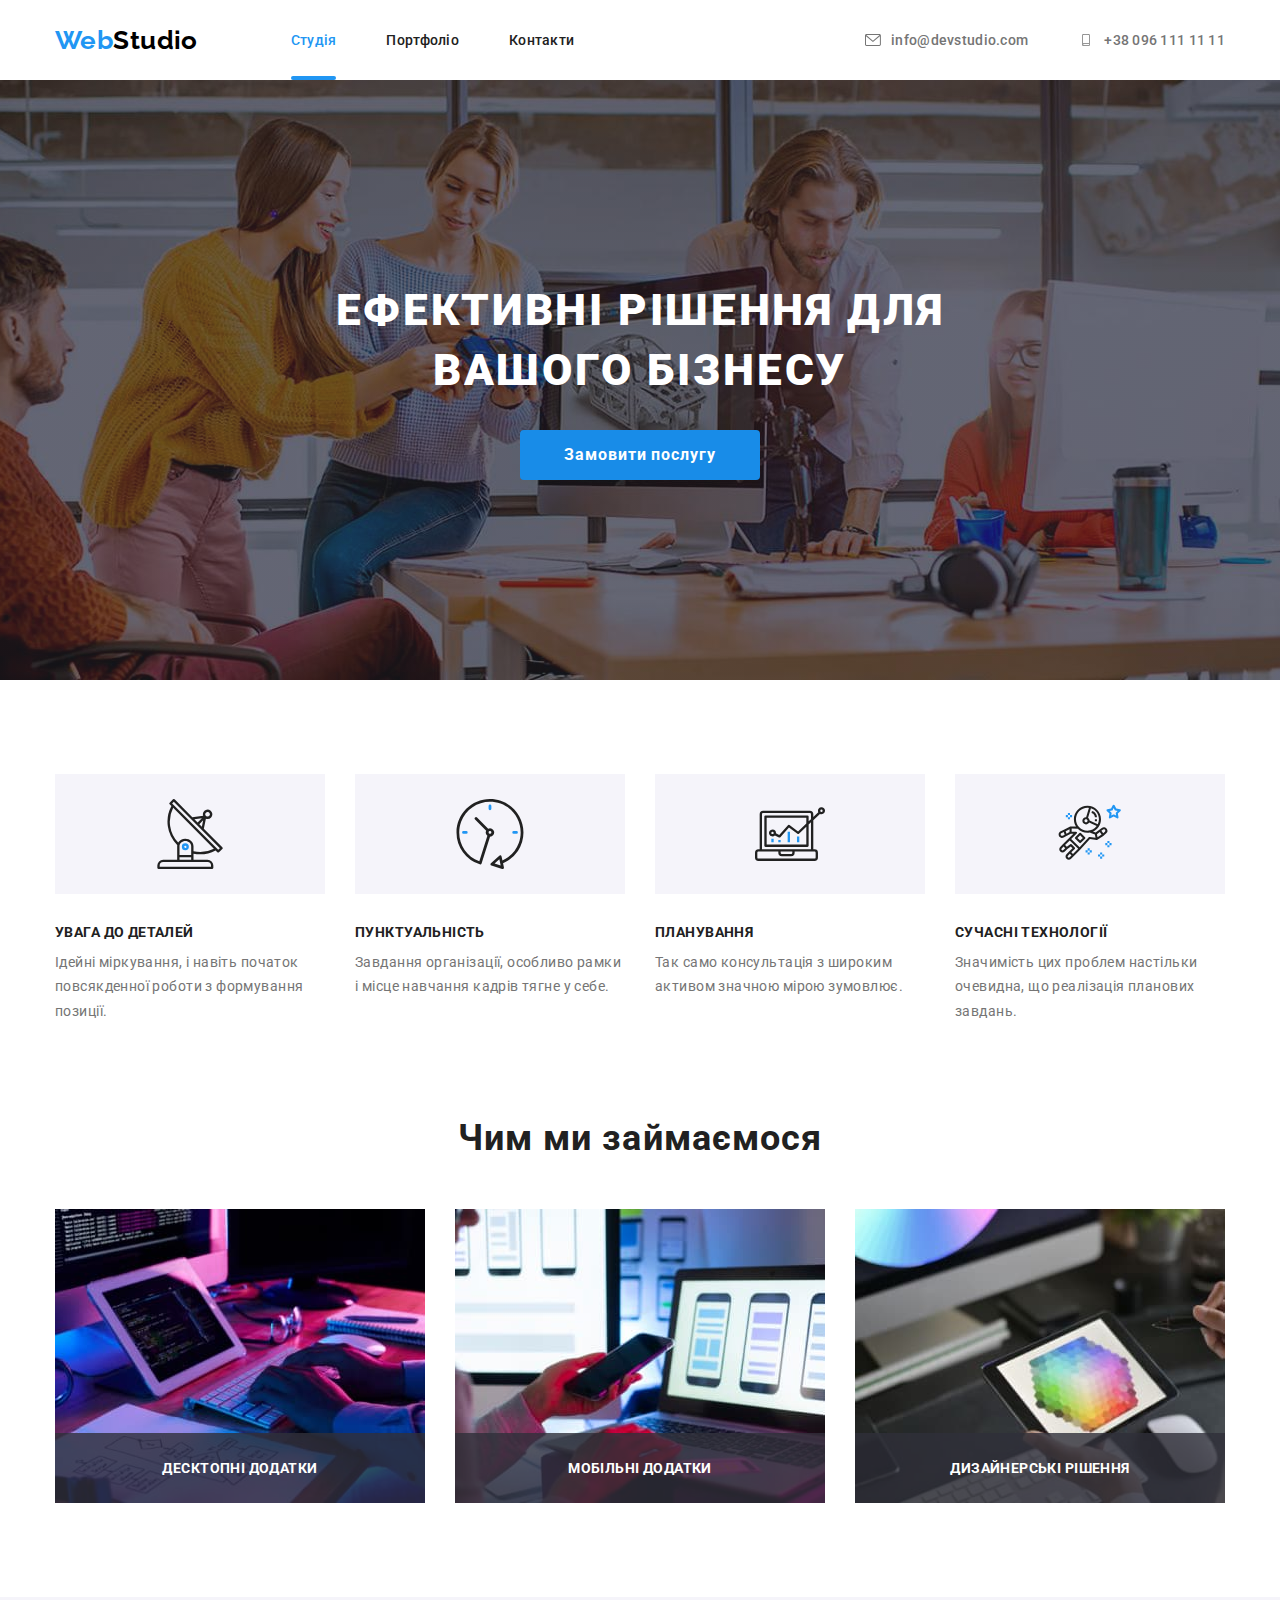
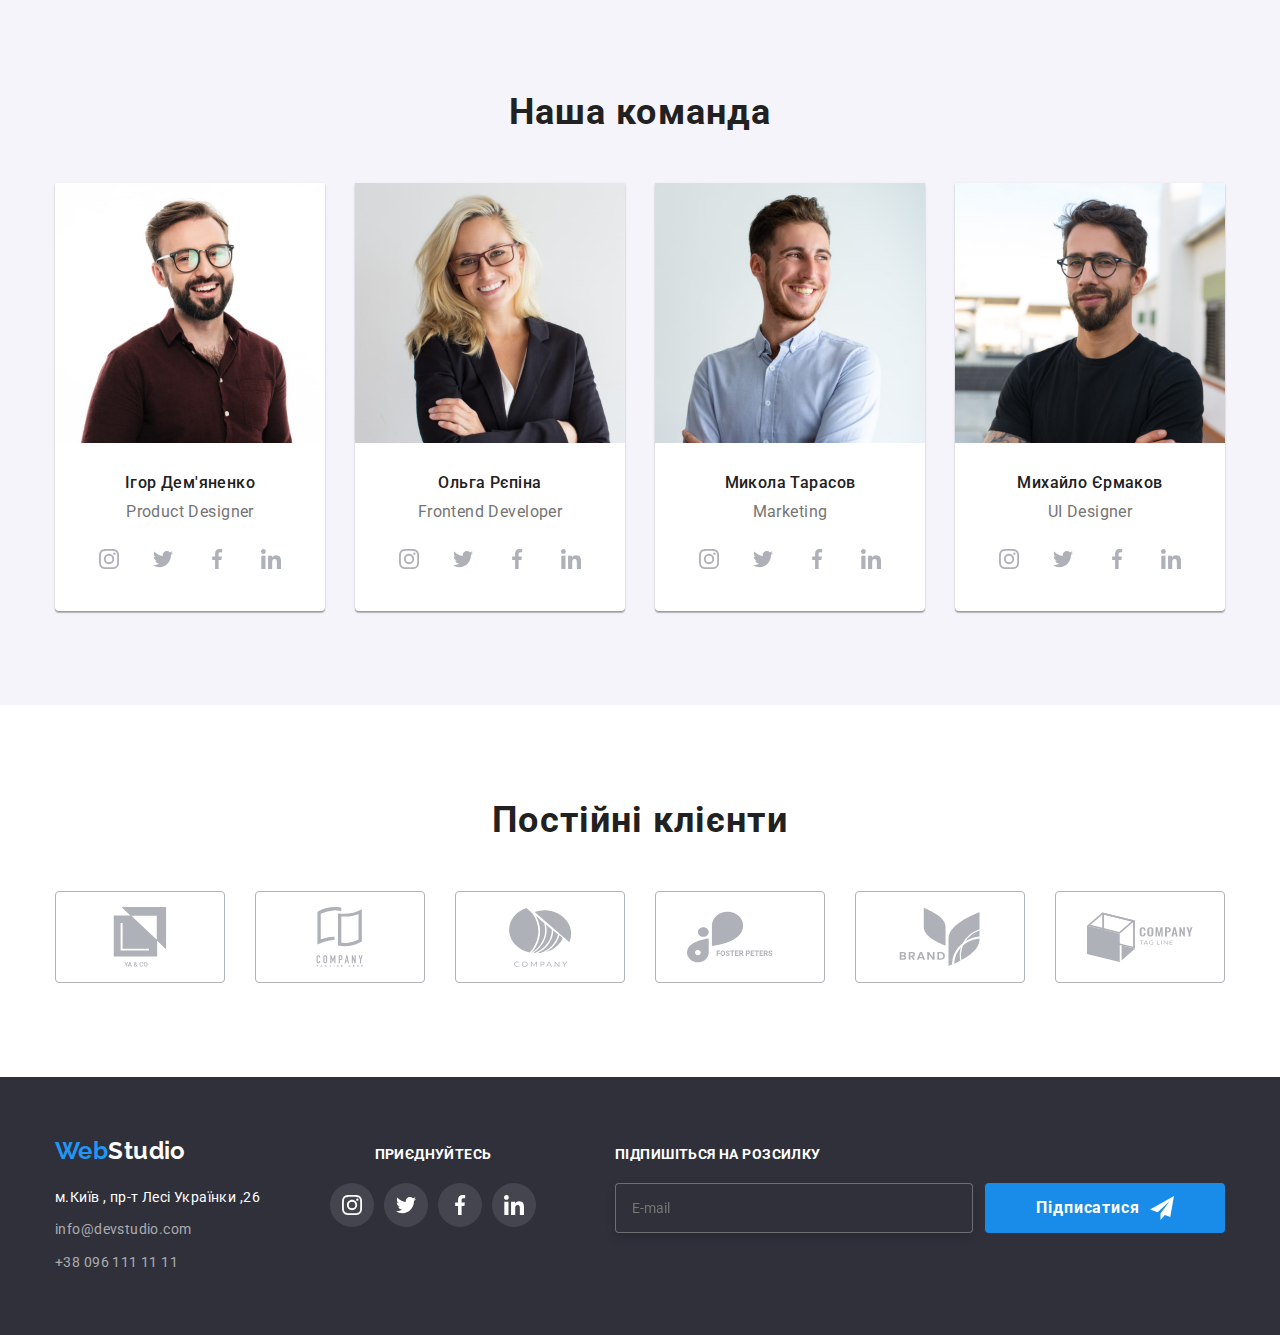
<file: index.html>
<!DOCTYPE html>
<html lang="uk">
  <head>
    <meta charset="UTF-8" />
    <meta http-equiv="X-UA-Compatible" content="IE=edge" />
    <meta name="viewport" content="width=device-width, initial-scale=1.0" />
    <title>WebStudio</title>
    <link rel="preconnect" href="https://fonts.googleapis.com" />
    <link rel="preconnect" href="https://fonts.gstatic.com" crossorigin />
    <link
      href="https://fonts.googleapis.com/css2?family=Raleway:wght@700&family=Roboto:wght@400;500;700;900&display=swap"
      rel="stylesheet"
    />
    <link
      rel="stylesheet"
      href="https://cdnjs.cloudflare.com/ajax/libs/modern-normalize/1.1.0/modern-normalize.min.css"
    />
    <!-- <link rel="stylesheet" href="./css/styles.css" /> -->
    <link rel="stylesheet" href="./css/main.min.css">
  </head>
  <body class="body">
    <!--Шапка-->
    <header>
      <div class="container top-line">
        <nav class="nav">
          <a href="./index.html" class="logo">
            <span class="logo__piece">Web</span>Studio</a
          >
          <ul class="site-nav ">
            <li class="site-nav__item">
              <a href="./index.html" class="site-nav__link current">Студія</a>
            </li>
            <li class="site-nav__item">
              <a href="./portfolio.html" class="site-nav__link">Портфоліо</a>
            </li>
            <li class="site-nav__item"><a href="" class="site-nav__link">Контакти</a></li>
          </ul>
        </nav>

        <ul class="contacts ">
          <li class="contacts__item">
            <a href="mailto:info@devstudio.com" class="contacts__link "
              ><svg class="contacts__icon">
                <use href="./image/symbol-defs.svg#icon-envelope"></use>
              </svg>
              info@devstudio.com</a
            >
          </li>
          <li class="contacts__item">
            <a href="tel:+380961111111" class="contacts__link">
              <svg class="contacts__icon">
                <use href="./image/symbol-defs.svg#icon-smartphone"></use>
              </svg>
              +38 096 111 11 11</a>
          </li>
        </ul>
        <button type="button" class="header__menu-open" data-menu-open> <svg class="header__icon-menu"><use href="./image/symbol-defs.svg#icon-menu_40px"></use></svg> </button>
      </div>

      
        <div class="mob-menu is-hidden" data-menu>
          
          <div class="mob-container">
          <div class="mob-menu__top">
            <button type="button" class="menu-close" data-menu-close> <svg class="menu-close-icon">
                <use href="./image/symbol-defs.svg#icon-close_40px"></use>
              </svg> </button>
    
              <ul class="mob-nav ">
                <li class="mob-nav__item">
                  <a href="./index.html" class="mob-nav__link current">Студія</a>
                </li>
                <li class="mob-nav__item">
                  <a href="./portfolio.html" class="mob-nav__link">Портфоліо</a>
                </li>
                <li class="mob-nav__item"><a href="" class="mob-nav__link">Контакти</a></li>
              </ul>
          </div>
  
            <div class="mob-menu-bottom">
                <ul class="mob-contacts ">
                
                  <li class="mob-tell__item">
                    <a href="tel:+380961111111" class="mob-tell__link">
                    
                      +38 096 111 11 11</a>
                  </li>
                  <li class="mob-mail__item">
                  <a href="mailto:info@devstudio.com" class="mob-mail__link "> 
                    info@devstudio.com </a>
                </li>
                </ul>
  
  
                <ul class="mob__link-group">
                  <li class="mob__link-list"><a href="https://www.instagram.com" class="mob__link">Instagram</a></li>
                  <li class="mob__link-list"><a href="https://twitter.com" class=" mob__link">Twitter</a></li>
                  <li class="mob__link-list"><a href="https://www.facebook.com" class=" mob__link">Facebook</a></li>
                  <li class="mob__link-list"><a href="https://linkedin.com" class=" mob__link">Linkedin</a></li>
                </ul>
    
                
              
            </div>
  </div>
        </div>
      

    </header>
    <main>
      <!--Заголовок-->
      <section class="hero bg-hero">
        <div class="hero__container container">
            <h1 class="hero__title">Ефективні рішення для вашого бізнесу</h1>
            <button type="button" class="hero__button button" data-modal-open>Замовити послугу</button>
        </div>
      </section>
      <!--Наші переваги-->
      <section class="section">
        <div class=" container feature">
          <h2 hidden>Наші плюси</h2>
          <ul class="feature__list ">
            <li class="feature__item">
              <div class="feature__item-icon">
                
                  <svg  width="70px" height="70px">
                  <use href="./image/symbol-defs.svg#icon-antenna-1"></use>
                </svg>
                
              </div>
              <h3 class="feature__title">УВАГА ДО ДЕТАЛЕЙ</h3>
              <p class="feature__text">
                Ідейні міркування, і навіть початок повсякденної роботи з
                формування позиції.
              </p>
            </li>
            <li class="feature__item">
              <div class="feature__item-icon">
                <svg width="70px" height="70px">
                <use href="./image/symbol-defs.svg#icon-clock-1"></use>
              </svg>
              </div>
              <h3 class="feature__title">ПУНКТУАЛЬНІСТЬ</h3>
              <p class="feature__text">
                Завдання організації, особливо рамки і місце навчання кадрів
                тягне у себе.
              </p>
            </li>
            <li class="feature__item">
              <div class="feature__item-icon">
                <svg width="70px" height="70px">
                <use href="./image/symbol-defs.svg#icon-diagram-1"></use>
              </svg>
              </div>
              <h3 class="feature__title">ПЛАНУВАННЯ</h3>
              <p class="feature__text">
                Так само консультація з широким активом значною мірою зумовлює.
              </p>
            </li>
            <li class="feature__item">
              <div class="feature__item-icon">
                <svg width="70px" height="70px">
                <use href="./image/symbol-defs.svg#icon-astronaut-1"></use>
              </svg>
              </div>
              <h3 class="feature__title">СУЧАСНІ ТЕХНОЛОГІЇ</h3>
              <p class="feature__text">
                Значимість цих проблем настільки очевидна, що реалізація
                планових завдань.
              </p>
            </li>
          </ul>
        </div>
      </section>
      <!--Чим ми займаємося-->
      <section class="section job">
        <div class="container">
          <h2 class="job__title section-title">Чим ми займаємося</h2>
          <ul class="job__works ">
            <li>
              <div class="job__product">
                <picture>
                  <source srcset="./image/img2.jpg 1x, ./image/img2-2x.jpg 2x"  media="(min-width: 1200px)"/>
                <img src="./image/img2.jpg" alt="design" width="370" />
                </picture>
                
                
                
              <p class="job__text">Десктопні додатки</p></div>
            </li>
            <li>
              <div class="job__product">
                <picture>
                  <source srcset="./image/img1.jpg 1x, ./image/img1-2x.jpg 2x" media="(min-width: 1200px)" />
                <img src="./image/img1.jpg" alt="design" width="370" />
                </picture>
                
                
              <p class="job__text">Мобільні додатки</p></div>
            </li>
            <li>
              <div class="job__product">
                <picture>
                  <source srcset="./image/img3.jpg 1x, ./image/img3-2x.jpg 2x" media="(min-width: 1200px)" />
                <img src="./image/img3.jpg" alt="design" width="370" />
                </picture>
                
                
              <p class="job__text">Дизайнерські рішення</p>
              </div>
            </li>
          </ul>
        </div>
      </section>
      <!--Команда-->
      <section class="section comand">
        <div class="container">
          <h2 class="section-title">Наша команда</h2>
          <ul class="comand__list ">
            <li class="comand__item">

            <picture>
              <source srcset="./image/img(5).jpg 1x, ./image/img(5)-2x.jpg 2x" media="(min-width: 1200px)"/>
              <source srcset="./image/comand/tab-img(5).jpg 1x, ./image/comand/tab-img(5)-2x.jpg 2x" media="(min-width: 768px)"/>
              <source srcset="./image/comand/mobile-comand5.jpg 1x, ./image/comand/mobile-comand5-2x.jpg 2x" media="(min-width:480px)"/>
              <img  src="./image/img(5).jpg" alt="employee" width="450"/>


            </picture>

              
              <div class="comand__card">
                <h3 class="comand__name">Ігор Дем'яненко</h3>
                <p class="comand__text">Product Designer</p>
                <ul class="comand__icon-group ">
                  <li class="comand__icon-list"><a href="https://www.instagram.com" class="comand__link"><svg class="comand__icon">
                        <use href="./image/symbol-defs.svg#icon-instagram-2"></use>
                      </svg></a></li>
                  <li class="comand__icon-list"><a href="https://twitter.com" class=" comand__link">
                      <svg class="comand__icon">
                        <use href="./image/symbol-defs.svg#icon-twitter-1"></use>
                      </svg></a></li>
                  <li class="comand__icon-list"><a href="https://www.facebook.com" class=" comand__link">
                      <svg class="comand__icon">
                        <use href="./image/symbol-defs.svg#icon-facebook-1"></use>
                      </svg></a></li>
                  <li class="comand__icon-list"><a href="https://linkedin.com" class=" comand__link">
                      <svg class="comand__icon">
                        <use href="./image/symbol-defs.svg#icon-linkedin-1"></use>
                      </svg></a></li>
                </ul>
              </div>
            </li>
            <li class="comand__item">

            <picture>
              <source srcset="./image/img(1).jpg 1x, ./image/img(1)-2x.jpg 2x" media="(min-width: 1200px)"/>
              <source srcset="./image/comand/tab-img(1).jpg 1x, ./image/comand/tab-img(1)-2x.jpg 2x" media="(min-width: 768px)"/>
              <source srcset="./image/comand/mobile-comand1.jpg 1x, ./image/comand/mobile-comand1-2x.jpg 2x " media="(min-width:480px)"/>
              <img  src="./image/img(1).jpg" alt="employee" width="450" />


            </picture>

              <div class="comand__card">
                <h3 class="comand__name">Ольга Рєпіна</h3>
                <p class="comand__text">Frontend Developer</p>
                  <ul class="comand__icon-group ">
                    <li class="comand__icon-list"><a href="https://www.instagram.com" class="comand__link"><svg class="comand__icon">
                          <use href="./image/symbol-defs.svg#icon-instagram-2"></use>
                        </svg></a></li>
                    <li class="comand__icon-list"><a href="https://twitter.com" class=" comand__link">
                        <svg class="comand__icon">
                          <use href="./image/symbol-defs.svg#icon-twitter-1"></use>
                        </svg></a></li>
                    <li class="comand__icon-list"><a href="https://www.facebook.com" class=" comand__link">
                        <svg class="comand__icon">
                          <use href="./image/symbol-defs.svg#icon-facebook-1"></use>
                        </svg></a></li>
                    <li class="comand__icon-list"><a href="https://linkedin.com" class=" comand__link">
                        <svg class="comand__icon">
                          <use href="./image/symbol-defs.svg#icon-linkedin-1"></use>
                        </svg></a></li>
                  </ul>
                
              </div>
            </li>
            <li class="comand__item">
            <picture>
              <source srcset="./image/img(4).jpg 1x, ./image/img(4)-2x.jpg 2x" media="(min-width: 1200px)" />
              <source srcset="./image/comand/tab-img(4).jpg 1x, ./image/comand/tab-img(4)-2x.jpg 2x" media="(min-width: 768px)" />
              <source srcset="./image/comand/mobile-comand4.jpg 1x, ./image/comand/mobile-comand4-2x.jpg 2x" media="(min-width:480px)" />
              <img src="./image/img(4).jpg" alt="employee" width="450" />
            
            
            </picture>


              <div class="comand__card">
                <h3 class="comand__name">Микола Тарасов</h3>
                <p class="comand__text">Marketing</p>
                <ul class="comand__icon-group ">
                  <li class="comand__icon-list"><a href="https://www.instagram.com" class="comand__link"><svg class="comand__icon">
                        <use href="./image/symbol-defs.svg#icon-instagram-2"></use>
                      </svg></a></li>
                  <li class="comand__icon-list"><a href="https://twitter.com" class=" comand__link">
                      <svg class="comand__icon">
                        <use href="./image/symbol-defs.svg#icon-twitter-1"></use>
                      </svg></a></li>
                  <li class="comand__icon-list"><a href="https://www.facebook.com" class=" comand__link">
                      <svg class="comand__icon">
                        <use href="./image/symbol-defs.svg#icon-facebook-1"></use>
                      </svg></a></li>
                  <li class="comand__icon-list"><a href="https://linkedin.com" class=" comand__link">
                      <svg class="comand__icon">
                        <use href="./image/symbol-defs.svg#icon-linkedin-1"></use>
                      </svg></a></li>
                </ul>
              </div>
            </li>
            <li class="comand__item">
            <picture>
              <source srcset="./image/img.jpg 1x, ./image/img-2x.jpg 2x" media="(min-width: 1200px)" />
              <source srcset="./image/comand/tab-img.jpg 1x, ./image/comand/tab-img-2x.jpg 2x" media="(min-width: 768px)" />
              <source srcset="./image/comand/mobile-comand.jpg 1x, ./image/comand/mobile-comand-2x.jpg 2x" media="(min-width:480px)" />
              <img src="./image/img.jpg" alt="employee" width="450" />
            
            
            </picture>

              <div class="comand__card">
                <h3 class="comand__name">Михайло Єрмаков</h3>
                <p class="comand__text">UI Designer</p>
                <ul class="comand__icon-group ">
                  <li class="comand__icon-list"><a href="https://www.instagram.com" class="comand__link"><svg class="comand__icon">
                        <use href="./image/symbol-defs.svg#icon-instagram-2"></use>
                      </svg></a></li>
                  <li class="comand__icon-list"><a href="https://twitter.com" class=" comand__link">
                      <svg class="comand__icon">
                        <use href="./image/symbol-defs.svg#icon-twitter-1"></use>
                      </svg></a></li>
                  <li class="comand__icon-list"><a href="https://www.facebook.com" class=" comand__link">
                      <svg class="comand__icon">
                        <use href="./image/symbol-defs.svg#icon-facebook-1"></use>
                      </svg></a></li>
                  <li class="comand__icon-list"><a href="https://linkedin.com" class=" comand__link">
                      <svg class="comand__icon">
                        <use href="./image/symbol-defs.svg#icon-linkedin-1"></use>
                      </svg></a></li>
                </ul>
              </div>
            </li>
          </ul>
        </div>
      </section>
   
    <section class="section client">
        <div class="container">
          <h2 class="section-title" >Постійні клієнти</h2>
          <ul class="client__list ">
            <li> <a class="client__link"> <svg class="client__icon" width="106" height="60" > <use href="./image/symbol-defs.svg#icon-group-4">  </use> </svg> </a></li>
            <li> <a class="client__link"> <svg class="client__icon" width="106" height="60" > <use href="./image/symbol-defs.svg#icon-group-3">  </use> </svg> </a></li>
            <li> <a class="client__link"> <svg class="client__icon" width="106" height="60" > <use href="./image/symbol-defs.svg#icon-group-2">  </use> </svg> </a></li>
            <li> <a class="client__link"> <svg class="client__icon" width="106" height="60" > <use href="./image/symbol-defs.svg#icon-group-5">  </use> </svg> </a></li>
            <li> <a class="client__link"> <svg class="client__icon" width="106" height="60" > <use href="./image/symbol-defs.svg#icon-group-1">  </use> </svg> </a></li>
            <li> <a class="client__link"> <svg class="client__icon" width="106" height="60" > <use href="./image/symbol-defs.svg#icon-group-6">  </use></svg> </a></li>
          </ul>
        </div>
      </section>
</main> 
   
<!--Футер-->
    <footer class="footer">
      <div class="container">
        <div class="footer__box">
          <div class="footer__box-address">
            <div>
              <a href="./index.html" class="footer__logo">
                <span class="logo__piece">Web</span>Studio</a>
            </div>
            <address>
              <ul class="footer-list">
                <li class="footer__item">
                  <a href="https://goo.gl/maps/THnfHU8SYMGnc4647" class="footer__addres"
                    >м.Київ , пр-т Лесі Українки ,26</a
                  >
                </li>
                <li class="footer__item">
                  <a href="mailto:info@devstudio.com" class="footer__contacts"
                    >info@devstudio.com</a
                  >
                </li>
                <li class="footer__item">
                  <a href="tel:+380961111111" class="footer__contacts"
                    >+38 096 111 11 11</a
                  >
                </li>
              </ul>
            </address>
          </div>
          <div class="footer__group">
            
              <p class="footer__text">ПРИЄДНУЙТЕСЬ</p>
            
              <div class="footer__icon">
                <ul class="footer__network-list ">
                  <li> <a href="https://www.instagram.com" class="footer__link">
                      <svg class="footer__network">
                        <use href="./image/symbol-defs.svg#icon-instagram-2"></use>
                      </svg></a></li>
                  <li><a href="https://twitter.com" class=" footer__link">
                      <svg class="footer__network">
                        <use href="./image/symbol-defs.svg#icon-twitter-1"></use>
                      </svg></a></li>
                  <li><a href="https://www.facebook.com" class=" footer__link">
                      <svg class="footer__network">
                        <use href="./image/symbol-defs.svg#icon-facebook-1"></use>
                      </svg></a></li>
                  <li><a href="https://linkedin.com" class=" footer__link">
                      <svg class="footer__network">
                        <use href="./image/symbol-defs.svg#icon-linkedin-1"></use>
                      </svg></a></li>
                </ul>
              </div>
              
            
          </div>
          <form class="footer__form">
              <label for="email" class="footer__label-mail">Підпишіться на розсилку</label>
                
              <div class="footer__form-field">
                <input type="email" name="email" id="email" placeholder="E-mail" class="footer__input-mail">
                
                
              
            <button type="submit" class="button footer__button">Підписатися <svg  width="24" height="24" >
              <use href="./image/symbol-defs.svg#icon-icon-send"> </use>
            </svg> </button> </div>
          </form>
        </div>
      </div>
      
      
    </footer>

    
    <div class="backdrop is-hidden" data-modal>
      <div class="modal" >
        <form class="modal__form" autocomplete="off">
          <h2 class="modal__title">Залиште свої дані, ми вам передзвонимо</h2>
          
            <div>
              <div class="modal__form-field">
                <input type="text" name="name" id="name" class="modal__input">
                <label for="name" class="modal__label">Ім'я</label>
                <svg class="modal__form-icon" width="18" height="18">
                  <use href="./image/symbol-defs.svg#icon-person-black-18dp-1"> </use>
                </svg>


              </div>
    
              <div class="modal__form-field">
                <label for="tel" class="modal__label">Телефон</label>
                <input type="tel" name="tel" id="tel"  class="modal__input">
                <svg class="modal__form-icon" width="18" height="18">
                  <use href="./image/symbol-defs.svg#icon-phone-black-18dp-1"> </use>
                </svg>

                
              </div>  
              <div class="modal__form-field">
                <label for="mail" class="modal__label">Пошта</label>
                <input type="email" name="email" id="mail"  class="modal__input">
                <svg class="modal__form-icon" width="18" height="18">
                  <use href="./image/symbol-defs.svg#icon-email-black-18dp-1"> </use>
                </svg>
              
              </div>
    
              <div class="modal__form-field">
                <label for="coment" class="modal__label">Коментар</label>
                <textarea name="coment" id="coment" placeholder="Введіть текст" class="modal__textarea"></textarea>
                
              
              </div>
            </div>
            
          
           <label  class="modal__label-checkbox"> <input type="checkbox" name="checkbox" class="modal__input-checkbox" >
            <span class="modal__checkbox-icon"> </span>
              Погоджуюся з розсилкою та приймаю <a href="#" class="modal__checkbox-link">Умови договору</a>
            
            </label>

          
          
          <button type="submit" class="button modal__form-button">Відправити</button> 
        </form>
        
        
        <button type="button" class="modal__button" data-modal-close><svg class="modal__close-icon" width="18" height="18"><use href="./image/symbol-defs.svg#icon-close"></use></svg></button>

        

      </div>
    </div>
    <script src="./js/modal.js"></script>
    <script src="./js/menu.js"></script>

  </body>
</html>
</file>
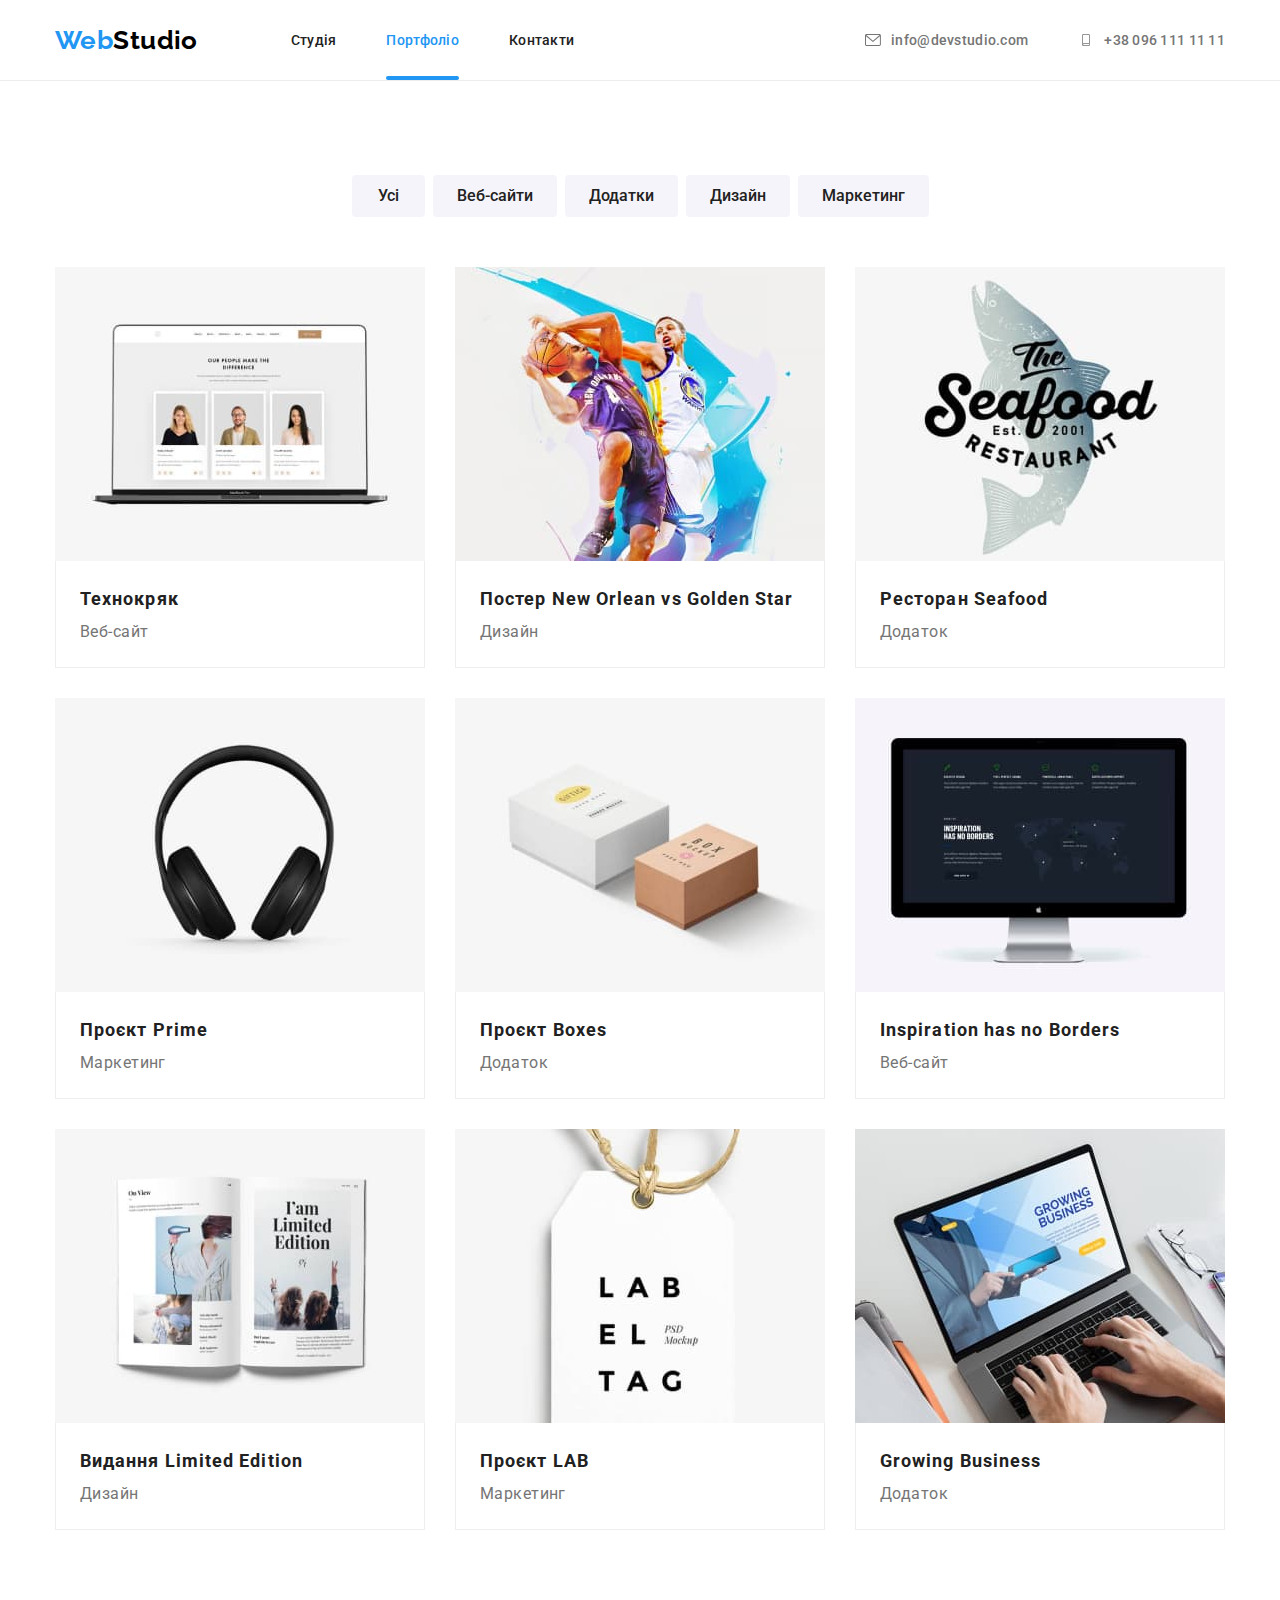
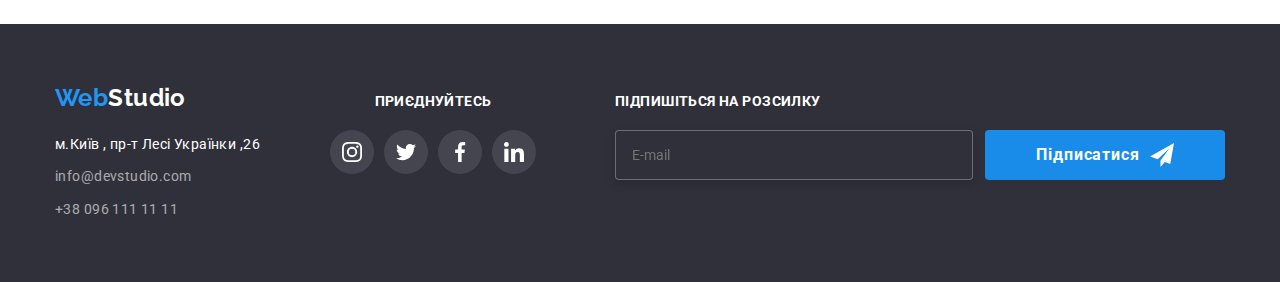
<file: portfolio.html>
<!DOCTYPE html>
<html lang="uk">
  <head>
    <meta charset="UTF-8" />
    <meta http-equiv="X-UA-Compatible" content="IE=edge" />
    <meta name="viewport" content="width=device-width, initial-scale=1.0" />
    <title>Prtfolio</title>
    <link rel="preconnect" href="https://fonts.googleapis.com" />
    <link rel="preconnect" href="https://fonts.gstatic.com" crossorigin />
    <link
      href="https://fonts.googleapis.com/css2?family=Raleway:wght@700&family=Roboto:wght@400;500;700;900&display=swap"
      rel="stylesheet"
    />
    <link
      rel="stylesheet"
      href="https://cdnjs.cloudflare.com/ajax/libs/modern-normalize/1.1.0/modern-normalize.min.css"
    />

    <!-- <link rel="stylesheet" href="./css/styles.css" /> -->
    <link rel="stylesheet" href="./css/main.min.css">
  </head>
  <body class="body">
    <!--Шапка-->
      <header class="header-portfolio">
      <div class="container top-line">
        <nav class="nav">
          <a href="./index.html" class="logo">
            <span class="logo__piece">Web</span>Studio</a>
          <ul class="site-nav">
            <li class="site-nav__item">
              <a href="./index.html" class="site-nav__link">Студія</a>
            </li>
            <li class="site-nav__item">
              <a href="./portfolio.html" class="site-nav__link  current">Портфоліо</a>
            </li>
            <li class="site-nav__item"><a href="" class="site-nav__link">Контакти</a></li>
          </ul>
        </nav>
      
        <ul class="contacts">
          <li class="contacts__item">
            <a href="mailto:info@devstudio.com" class="contacts__link "><svg class="contacts__icon">
                <use href="./image/symbol-defs.svg#icon-envelope"></use>
              </svg>
              info@devstudio.com</a>
          </li>
          <li class="contacts__item">
            <a href="tel:+380961111111" class="contacts__link">
              <svg class="contacts__icon">
                <use href="./image/symbol-defs.svg#icon-smartphone"></use>
              </svg>
              +38 096 111 11 11</a>
          </li>
        </ul>
      </div>
      </header>
    <main >
      <!-- Фильтры -->
      <section class="section ">
        <div class="container filter ">
          <h1 hidden>Портфоліо</h1>
          
            <ul class="filter__list ">
              <li class="filter__item"><button type="button" class="filter__button">Усі</button></li>
              <li class="filter__item">
                <button type="button" class="filter__button">Веб-сайти</button>
              </li>
              <li class="filter__item"><button type="button" class="filter__button">Додатки</button></li>
              <li class="filter__item"><button type="button" class="filter__button">Дизайн</button></li>
              <li class="filter__item">
                <button type="button" class="filter__button">Маркетинг</button>
              </li>
            </ul>
            <!-- Projects -->
            <ul class="work ">
              <li class="work__item">
                <a href="#" class="work__link">
                  <div class="work__picture">
                    <img
                      src="./image/p1.jpg"
                      alt="Ноутбук з Веб сайтом"
                      width="370" />
                        <p class="work__text-box">Ресурс пропонує комплексні пропозиції з різним рівнем функціоналу та сервісів. Все це дозволить відвідувачу
                          отримати
                          вичерпні відомості про компанію чи приватну особу.</p>
                  </div>
                  <div class="work__card">
                    <h2 class="work__title">Технокряк</h2>
                    <p class="work__text">Веб-сайт</p>
                    
                  </div>
                  
                </a>
              </li>
              <li class="work__item">
                <a href="#" class="work__link">
                  <div class="work__picture"><img src="./image/p2.jpg" alt="Постер" width="370" /><p class="work__text-box">Ресурс пропонує комплексні пропозиції з різним рівнем функціоналу та сервісів. Все це дозволить відвідувачу
                          отримати
                          вичерпні відомості про компанію чи приватну особу.</p></div>
                  <div class="work__card">
                    <h2 class="work__title">Постер New Orlean vs Golden Star</h2>
                    <p class="work__text">Дизайн</p>
                  </div >
                </a>
              </li>
              <li class="work__item">
                <a href="#" class="work__link">
                  <div class="work__picture"><img src="./image/p3.jpg" alt="Ресторан Seafood" width="370" /><p class="work__text-box">Ресурс пропонує комплексні пропозиції з різним рівнем функціоналу та сервісів. Все це дозволить відвідувачу
                          отримати
                          вичерпні відомості про компанію чи приватну особу.</p></div>
                  <div class="work__card">
                    <h2 class="work__title">Ресторан Seafood</h2>
                    <p class="work__text">Додаток</p>
                  </div>
                </a>
              </li>
              <li class="work__item">
                <a href="#" class="work__link">
                 <div class="work__picture"> <img src="./image/p4.jpg" alt="Навушники" width="370" /><p class="work__text-box">Ресурс пропонує комплексні пропозиції з різним рівнем функціоналу та сервісів. Все це дозволить відвідувачу
                          отримати
                          вичерпні відомості про компанію чи приватну особу.</p></div>
                  <div class="work__card">
                    <h2 class="work__title">Проєкт Prime</h2>
                    <p class="work__text">Маркетинг</p>
                  </div>
                </a>
              </li>
              <li class="work__item">
                <a href="#" class="work__link">
                  <div class="work__picture"><img src="./image/p5.jpg" alt="Дві коробки" width="370" /><p class="work__text-box">Ресурс пропонує комплексні пропозиції з різним рівнем функціоналу та сервісів. Все це дозволить відвідувачу
                          отримати
                          вичерпні відомості про компанію чи приватну особу.</p></div>
                  <div class="work__card">
                    <h2 class="work__title">Проєкт Boxes</h2>
                    <p class="work__text">Додаток</p>
                  </div>
                </a>
              </li>
              <li class="work__item">
                <a href="#" class="work__link">
                  <div class="work__picture"><img src="./image/p6.jpg" alt="Веб-сайт" width="370" /><p class="work__text-box">Ресурс пропонує комплексні пропозиції з різним рівнем функціоналу та сервісів. Все це дозволить відвідувачу
                          отримати
                          вичерпні відомості про компанію чи приватну особу.</p></div>
                  <div class="work__card">
                    <h2 class="work__title">Inspiration has no Borders</h2>
                    <p class="work__text">Веб-сайт</p>
                  </div>
                </a>
              </li>
              <li class="work__item">
                <a href="#" class="work__link">
                  <div class="work__picture"><img src="./image/p7.jpg" alt="Книга" width="370" /><p class="work__text-box">Ресурс пропонує комплексні пропозиції з різним рівнем функціоналу та сервісів. Все це дозволить відвідувачу
                          отримати
                          вичерпні відомості про компанію чи приватну особу.</p></div>
                  <div class="work__card">
                    <h2 class="work__title">Видання Limited Edition</h2>
                    <p class="work__text">Дизайн</p>
                  </div>
                </a>
              </li>
              <li class="work__item">
                <a href="#" class="work__link">
                  <div class="work__picture"><img src="./image/p8.jpg" alt="Ярлик" width="370" /><p class="work__text-box">Ресурс пропонує комплексні пропозиції з різним рівнем функціоналу та сервісів. Все це дозволить відвідувачу
                          отримати
                          вичерпні відомості про компанію чи приватну особу.</p></div>
                 <div class="work__card">
                    <h2 class="work__title">Проєкт LAB</h2>
                    <p class="work__text">Маркетинг</p>
                 </div >
                </a>
              </li>
              <li class="work__item">
                <a href="#" class="work__link">
                  <div class="work__picture"><img src="./image/p9.jpg" alt="Додаток" width="370" /><p class="work__text-box">Ресурс пропонує комплексні пропозиції з різним рівнем функціоналу та сервісів. Все це дозволить відвідувачу
                          отримати
                          вичерпні відомості про компанію чи приватну особу.</p></div>
                  <div class="work__card">
                    <h2 class="work__title">Growing Business</h2>
                    <p class="work__text">Додаток</p>
                  </div>
                </a>
              </li>
            </ul>
         
        </section>
        </div>
    </main>
    <!--Футер-->
    <footer class="footer">
      <div class="container">
        <div class="footer__box">
          <div>
            <div>
              <a href="./index.html" class="footer__logo">
                <span class="logo__piece">Web</span>Studio</a>
            </div>
            <address>
              <ul class="footer-list">
                <li class="footer__item">
                  <a href="https://goo.gl/maps/THnfHU8SYMGnc4647" class="footer__addres">м.Київ , пр-т Лесі Українки ,26</a>
                </li>
                <li class="footer__item">
                  <a href="mailto:info@devstudio.com" class="footer__contacts">info@devstudio.com</a>
                </li>
                <li class="footer__item">
                  <a href="tel:+380961111111" class="footer__contacts">+38 096 111 11 11</a>
                </li>
              </ul>
            </address>
          </div>
          <div class="footer__group">
    
            <p class="footer__text">ПРИЄДНУЙТЕСЬ</p>
    
            <ul class="footer__network-list ">
              <li> <a href="https://www.instagram.com" class="footer__link">
                  <svg class="footer__network">
                    <use href="./image/symbol-defs.svg#icon-instagram-2"></use>
                  </svg></a></li>
              <li><a href="https://twitter.com" class=" footer__link">
                  <svg class="footer__network">
                    <use href="./image/symbol-defs.svg#icon-twitter-1"></use>
                  </svg></a></li>
              <li><a href="https://www.facebook.com" class=" footer__link">
                  <svg class="footer__network">
                    <use href="./image/symbol-defs.svg#icon-facebook-1"></use>
                  </svg></a></li>
              <li><a href="https://linkedin.com" class=" footer__link">
                  <svg class="footer__network">
                    <use href="./image/symbol-defs.svg#icon-linkedin-1"></use>
                  </svg></a></li>
            </ul>
    
    
          </div>
          <form class="footer__form">
            <label for="email" class="footer__label-mail">Підпишіться на розсилку</label>
    
            <div class="footer__form-field">
              <input type="email" name="email" id="email" placeholder="E-mail" class="footer__input-mail">
    
    
    
              <button type="submit" class="button footer__button">Підписатися <svg width="24" height="24">
                  <use href="./image/symbol-defs.svg#icon-icon-send"> </use>
                </svg> </button>
            </div>
          </form>
        </div>
      </div>
    
    
    </footer>
  </body>
</html>
</file>
<file: css/styles.css>
/* основной цвет  color: #212121;*/
/* вторичный цвет color: #757575; */
/* акцент color: #2196F3 */
/* белый color: #FFFFFF;  */
/* черный color: #000000; */
/* футер контакты color: rgba(255, 255, 255, 0.6); */

:root {
  --primary-text-color: #757575;
  --title-text-color: #212121;
  --accent-color: #2196f3;
  --primary-white-color: #ffffff;
  --black-color: #000000;
  --footer-contacts-color: rgba(255, 255, 255, 0.6);
  --second-background-color: #2f303a;
  --pasiv-button-color: #188ce8;
  --active-button-color: #2196f3;
  --portfolio-button-color: #f5f4fa;
  --color-border-card: #eeeeee;
  --color-icon: #afb1b8;
}

.body {
  color: var(--title-text-color);
  background-color: var(--primary-white-color);
  font-family: Roboto, sans-serif;
  font-size: 14px;
  letter-spacing: 0.03em;
}

.container {

  width: 1200px;
  padding: 0 15px;
  margin: 0px auto;
}

a {
  text-decoration: none;
}

.list {
  list-style: none;
  padding: 0%;
  margin: 0%;
}

.logo {
  color: var(--black-color);
  font-family: Raleway, sans-serif;
  font-weight: 700;
  font-size: 26px;
  line-height: 1.1923;
  padding: 23px 0px;
  margin-right: 93px;
}

.logo__piece {
  color: var(--accent-color);
}

h1,
h2,
h3,
h4,
h5,
h6 {
  margin: 0%;
}

p {
  margin: 0%;
}

/* Навігація */

.top-line {
  display: flex;
  align-items: center;

}

.nav {
  display: flex;
  align-items: center;
}

.site-nav {
  display: flex;
  gap: 50px;
}

.site-nav__link {
  display: block;
  color: var(--title-text-color);
  font-weight: 500;
  font-size: 14px;
  line-height: 1.1429;
  letter-spacing: 0.02em;
  padding: 32px 0px;

  transition: color 250ms cubic-bezier(0.4, 0, 0.2, 1);
}

.site-nav__link.current {
  color: var(--accent-color);
  position: relative;
}

.site-nav__link.current::after {
  content: "";
  position: absolute;
  bottom: 0;
  display: flex;
  width: 100%;
  height: 4px;
  background: #2196F3;
  border-radius: 2px;
}

.site-nav__link:hover,
.site-nav__link:focus {
  color: var(--accent-color);
}

/* Контакти хедер */
.contacts {
  display: flex;
  gap: 50px;
  align-items: center;
  margin-left: auto;
}

.contacts__link {
  display: flex;
  align-items: center;

  color: var(--primary-text-color);
  font-weight: 500;
  line-height: 1.1429;
  letter-spacing: 0.02em;

  min-width: 122px;
  padding: 32px 0px;

  transition: color 250ms cubic-bezier(0.4, 0, 0.2, 1);

}

.contacts__link:hover,
.contacts__link:focus {
  color: var(--accent-color);
}

.contacts__icon {
  margin-right: 10px;
  width: 16px;
  height: 12px;
  fill: currentColor;
}

/* Герой */
.hero {
  background-color: var(--second-background-color);
  text-align: center;
  padding: 200px 0px 200px;
}

.hero__title {
  color: var(--primary-white-color);
  font-weight: 900;
  font-size: 44px;
  line-height: 1.3637;
  letter-spacing: 0.06em;
  text-transform: uppercase;
  margin: auto;
  margin-top: 0%;
  margin-bottom: 30px;
  width: 696px;
  text-align: center;
}

.hero__button {
  display: block;
  margin: 0px auto;
  font-weight: 700;
  font-size: 16px;
  line-height: 1.875;
  align-items: center;
  text-align: center;
  letter-spacing: 0.06em;

}

.bg-hero {
  height: 600px;
  max-width: 1600px;
  margin-left: auto;
  margin-right: auto;
  background-image: linear-gradient(to right,
      rgba(47, 48, 58, 0.4),
      rgba(47, 48, 58, 0.4)),
    url(../image/hero-border.jpg);
  background-size: cover;
  background-repeat: no-repeat;
  background-position: center;
}


/* Кнопка */
.button {
  color: var(--primary-white-color);
  background-color: var(--pasiv-button-color);
  cursor: pointer;
  display: inline-block;
  padding: 10px 32px;
  border-radius: 4px;
  min-width: 216px;
  border: none;
  transition: background-color 250ms cubic-bezier(0.4, 0, 0.2, 1);
}

.button:hover,
.button:focus {
  background-color: var(--active-button-color);
}


/* Модальне вікно */
.backdrop {
  position: fixed;
  top: 0;
  left: 0;
  width: 100%;
  height: 100%;
  background-color: rgba(0, 0, 0, 0.1);


  transition: opacity 250ms cubic-bezier(0.4, 0, 0.2, 1),
    visibility 250ms cubic-bezier(0.4, 0, 0.2, 1);

}

.backdrop.is-hidden {
  opacity: 0;
  pointer-events: none;
  visibility: visible;

}

.modal {
  position: absolute;
  min-width: 528px;
  min-height: 581px;
  padding: 40px;

  top: 50%;
  left: 50%;
  transform: translate(-50%, -50%);
  background-color: #ffffff;
  box-shadow: 0px 1px 3px rgba(0, 0, 0, 0.12),
    0px 1px 1px rgba(0, 0, 0, 0.14), 0px 2px 1px rgba(0, 0, 0, 0.2);
  border-radius: 4px;

  display: flex;
  justify-content: center;
  align-items: center;
}

.modal__button {
  display: flex;
  align-items: center;
  justify-content: center;
  position: absolute;
  top: 8px;
  right: 8px;
  width: 30px;
  height: 30px;
  padding: 0;
  border-radius: 50%;
  background: #FFFFFF;
  border: 1px solid rgba(0, 0, 0, 0.1);


  transition: color 250ms cubic-bezier(0.4, 0, 0.2, 1);
}

.modal__close-icon {
  fill: currentColor;
}

.modal__button:hover,
.modal__button:focus {
  color: var(--active-button-color);
  cursor: pointer;
}


.modal__title {
  margin-bottom: 30px;

  font-family: 'Roboto';
  font-style: normal;
  font-weight: 700;
  font-size: 20px;
  line-height: 1.15;
  text-align: center;
  letter-spacing: 0.03em;

  color: var(--title-text-color);
}


.modal__form-field {
  position: relative;
  transition: color 250ms cubic-bezier(0.4, 0, 0.2, 1);
}


.modal__form-field:hover,
.modal__form-field:focus {
  color: var(--accent-color);


}

.modal__form-field:focus-within>.form-icon {
  color: var(--accent-color);
}


.modal__input {
  width: 448px;
  height: 40px;
  border: 1px solid rgba(33, 33, 33, 0.2);
  border-radius: 4px;
  padding-left: 42px;

  color: var(--primary-text-color);

  transition: border-color 250ms cubic-bezier(0.4, 0, 0.2, 1);
}

.modal__input:hover,
.modal__input:focus {
  border-color: var(--accent-color);
  outline: none;
}

.modal__label {
  position: absolute;
  top: -10px;
  left: 0;
  padding: 0%;
  font-family: 'Roboto';
  font-style: normal;
  font-weight: 400;
  font-size: 12px;
  line-height: 1.16px;
  letter-spacing: 0.01em;

  color: var(--primary-text-color);

}

.modal__textarea {
  resize: none;
  width: 100%;
  height: 120px;
  border: 1px solid rgba(33, 33, 33, 0.2);
  border-radius: 4px;
  padding: 12px 16px;
  transition: border-color 250ms cubic-bezier(0.4, 0, 0.2, 1);

  color: var(--primary-text-color);
}

.modal__textarea:hover,
.modal__textarea:focus {
  border-color: var(--accent-color);
  outline: none;
}

.modal__label-checkbox {
  display: flex;
  align-items: center;
  justify-content: center;

  font-family: 'Roboto';
  font-style: normal;
  font-weight: 400;
  font-size: 14px;
  line-height: 1.71px;
  letter-spacing: 0.03em;

  color: var(--primary-text-color);

  margin-bottom: 30px;
  margin-top: 20px;

}

.modal__checkbox-icon {
  display: inline-block;
  width: 16px;
  height: 15px;
  border: 2px solid var(--title-text-color);
  border-radius: 2px;
  margin-right: 8.38px;

  transition: background-color 250ms cubic-bezier(0.4, 0, 0.2, 1);
}

.modal__input-checkbox:checked+.modal__checkbox-icon {
  border-color: var(--accent-color);
  background-color: var(--active-button-color);
  background-image: url(../image/full-check.svg);
  background-size: contain;
  background-origin: border-box;

}



.modal__checkbox-link {
  color: var(--accent-color);
  text-decoration: underline;
}


.modal__form-field:not(:last-child) {
  margin-bottom: 28px;
}

.modal__form-button {
  display: block;

  width: 200px;
  height: 50px;
  margin: auto;

  font-family: 'Roboto';
  font-style: normal;
  font-weight: 700;
  font-size: 16px;
  line-height: 1.87;

  text-align: center;
  letter-spacing: 0.06em;

  color: var(--primary-white-color);
}

.modal__input-checkbox {
  -webkit-appearance: none;
  -moz-appearance: none;
  appearance: none;
  position: absolute;
}

.modal__form-icon {
  position: absolute;
  top: 50%;
  left: 12px;
  transform: translateY(-50%);
  fill: currentColor;
}



/* Секції */
.section {
  margin: 0px auto;
  padding: 94px 0;
}

.section-title {
  color: var(--title-text-color);
  font-weight: 700;
  font-size: 36px;
  line-height: 1.1667;
  text-align: center;
  margin-top: 0px;
  margin-bottom: 50px;
}

/* Наші плюси */

.feature__list {
  display: flex;
  gap: 30px;
}

.feature__title {
  color: var(--title-text-color);
  font-weight: 700;
  line-height: 1.1429;
  margin-top: 0%;
  margin-bottom: 10px;
  text-transform: uppercase;
  font-size: 14px;
}

.feature__text {
  color: var(--primary-text-color);
  line-height: 1.743;
  margin: 0%;
}


.feature__item-icon {
  border: none;
  height: 120px;
  display: flex;
  align-items: center;
  justify-content: center;
  margin-bottom: 30px;
  background-color: var(--portfolio-button-color);
}

.feature__item {
  flex-basis: calc((100% - 90px) / 4);
}



/* Чим ми займаэмося */
.job {
  padding-top: 0%;
}

.job__works {
  display: flex;
  gap: 30px;
}
 img {     
  display: block;
  height: auto;     
  max-width: 100%; }

.job__product {
  position: relative;
}

.job__text {
  display: flex;
  align-items: center;
  justify-content: center;

  position: absolute;
  bottom: 0;
  left: 0;
  width: 100%;
  height: 70px;

  font-weight: 700;
  font-size: 14px;
  line-height: 1.142;
  text-align: center;
  letter-spacing: 0.03em;
  text-transform: uppercase;
  color: var(--primary-white-color);


  background-color: rgba(47, 48, 58, 0.8);

}

/* Наша команда */


.comand {
  background-color: var(--portfolio-button-color);
}

.comand__list {
  display: flex;
  gap: 30px;
}

.comand__item {
  background-color: var(--primary-white-color);
  box-shadow: 0px 1px 3px rgba(0, 0, 0, 0.12), 0px 1px 1px rgba(0, 0, 0, 0.14),
    0px 2px 1px rgba(0, 0, 0, 0.2);
  border-bottom-left-radius: 4px;
  border-bottom-right-radius: 4px;
}

.comand__card {
  padding: 30px 0px;
}

.comand__name {
  color: var(--title-text-color);
  font-weight: 500;
  font-size: 16px;
  line-height: 1.1875;
  text-align: center;
  margin-bottom: 10px;
}

.comand__text {
  color: var(--primary-text-color);
  font-size: 16px;
  line-height: 1.1875;
  text-align: center;
  margin: 0%;
}

.comand__icon-group {
  display: inline-flex;
  gap: 10px;
  padding: 16px 32px 0px 32px;
  border: none;
}

.comand__icon-list {
  width: 44px;
  height: 44px;
}

.comand__link {
  display: flex;
  width: 100%;
  height: 100%;
  align-items: center;
  justify-content: center;
  border: none;
  color: var(--color-icon);
  background-color: var(--primary-white-color);
  border-radius: 50%;

  transition: background-color 250ms cubic-bezier(0.4, 0, 0.2, 1),
    color 250ms cubic-bezier(0.4, 0, 0.2, 1);

}

.comand__link:hover,
.comand__link:focus {
  color: var(--primary-white-color);
  background-color: var(--accent-color);

}

.comand__icon {
  width: 20px;
  height: 20px;
  fill: currentColor;
}



/* Клієнти */
.client__list {
  display: inline-flex;
  gap: 30px;
}

.client__link {
  display: inline-flex;
  align-items: center;
  justify-content: center;
  width: 170px;
  height: 92px;
  border: 1px solid var(--color-icon);
  border-radius: 4px;
  color: var(--color-icon);
  cursor: pointer;

  transition: background-color 250ms cubic-bezier(0.4, 0, 0.2, 1),
    color 250ms cubic-bezier(0.4, 0, 0.2, 1);
}

.client__link:hover {
  color: var(--accent-color);
  border-color: var(--accent-color);

}

.client__icon {
  fill: currentColor;
}



/* футер */
.footer {
  background-color: var(--second-background-color);
  padding: 60px 0px;
}

.footer__logo {
  display: flex;
  margin-bottom: 20px;

  color: var(--primary-white-color);
  font-family: Raleway, sans-serif;
  font-weight: 700;
  font-size: 26px;
  line-height: 1.1923;
}



.footer__addres {
  color: var(--primary-white-color);
  font-style: normal;
  line-height: 1.7143;

  transition: color 250ms cubic-bezier(0.4, 0, 0.2, 1);
}

.footer__addres:hover,
.footer__addres:focus {
  color: var(--accent-color);
}

.footer__contacts {
  color: var(--footer-contacts-color);
  line-height: 1.7142;
  font-style: normal;

  transition: color 250ms cubic-bezier(0.4, 0, 0.2, 1);
}

.footer__contacts:hover,
.footer__contacts:focus {
  color: var(--accent-color);
}

.footer__item:not(:last-child) {
  margin-bottom: 9px;
}



/* Приєднуйтесь */

.footer__box {
  display: flex;
  align-items: baseline;
  margin: 0%;
}

.footer__group {
  display: inline-block;

  align-items: center;
  justify-content: center;
  margin-left: 70px;
}

.footer__text {
  font-family: Roboto;
  font-weight: 700;
  font-size: 14px;
  line-height: 1.14;
  color: var(--primary-white-color);
}

.footer__list {
  display: inline-flex;
  gap: 10px;
  margin-top: 20px;
  border: none;
}


.footer__link {
  display: flex;
  border: none;
  padding: 12px;
  color: var(--primary-white-color);
  background-color: rgba(255, 255, 255, 0.1);
  border-radius: 50%;

  transition: background-color 250ms cubic-bezier(0.4, 0, 0.2, 1),
    color 250ms cubic-bezier(0.4, 0, 0.2, 1);
}

.footer__link:hover,
.footer__link:focus {
  color: var(--primary-white-color);
  background-color: var(--accent-color);
}

.footer__network {
  width: 20px;
  height: 20px;
  fill: currentColor;
}



/* Футтер форма */
.footer__form {
  margin-left: auto;
}

.footer__form-field {
  display: flex;
  gap: 12px;
  margin-top: 20px;
}

.footer__input-mail {
  min-width: 358px;
  min-height: 50px;
  margin: 0;
  border: 1px solid rgba(255, 255, 255, 0.3);
  filter: drop-shadow(0px 4px 4px rgba(0, 0, 0, 0.15));
  border-radius: 4px;
  color: var(--primary-white-color);

  padding-left: 16px;

  background-color: var(--second-background-color);

  transition: border-color 250ms cubic-bezier(0.4, 0, 0.2, 1);
}

.footer__input-mail:hover,
.footer__input-mail:focus {
  border-color: var(--accent-color);
  outline: none;
}

.footer__label-mail {



  font-family: 'Roboto';
  font-style: normal;
  font-weight: 700;
  font-size: 14px;
  line-height: 1.14;
  letter-spacing: 0.03em;
  text-transform: uppercase;

  color: var(--primary-white-color);

}

.footer__button {
  display: flex;
  gap: 10px;

  justify-content: center;

  font-family: 'Roboto';
  font-style: normal;
  font-weight: 700;
  font-size: 16px;
  line-height: 1.87;

  align-items: center;
  text-align: center;
  letter-spacing: 0.06em;

  color: var(--primary-white-color);
  fill: var(--primary-white-color);
}



/* ПОРТФОЛІО */

.filter__list {
  margin-bottom: 50px;
  display: flex;
  justify-content: center;
  align-items: center;
}

.filter__item:not(:last-child) {
  margin-right: 8px;
}

.filter__button {
  color: var(--title-text-color);
  background-color: var(--portfolio-button-color);
  cursor: pointer;
  font-weight: 500;
  font-size: 16px;
  line-height: 1.625;
  text-align: center;
  font-family: Roboto, sans-serif;
  display: inline-block;
  padding: 6px 22px;
  border-radius: 4px;
  min-width: 73px;
  border: 2px solid transparent;

  transition: background-color 250ms cubic-bezier(0.4, 0, 0.2, 1),
    color 250ms cubic-bezier(0.4, 0, 0.2, 1),
    box-shadow 250ms cubic-bezier(0.4, 0, 0.2, 1);


}

.filter__button:hover,
.filter__button:focus {
  color: var(--primary-white-color);
  background-color: var(--active-button-color);
  box-shadow: 0px 3px 1px rgba(0, 0, 0, 0.1),
    0px 1px 2px rgba(0, 0, 0, 0.08),
    0px 2px 2px rgba(0, 0, 0, 0.12);
}

.work {
  display: flex;
  flex-wrap: wrap;
  gap: 30px;
}

.work__item {
  width: 370px;
}

.work__picture {
  position: relative;
  overflow: hidden;
}


.work__text-box {
  position: absolute;
  top: 0%;
  left: 0%;
  display: flex;

  font-family: Roboto, sans-serif;
  font-weight: 400;
  font-size: 18px;
  line-height: 1.55;
  letter-spacing: 0.03em;
  color: var(--primary-white-color);
  background-color: rgba(33, 150, 243, 0.9);
  border: none;
  padding: 63px 24px;


  opacity: 1;
  transform: translateY(102%);

  transition: opacity 250ms cubic-bezier(0.4, 0, 0.2, 1),
    transform 250ms cubic-bezier(0.4, 0, 0.2, 1);


}

.work__card {
  padding: 20px 24px;
  border-left: 1px solid var(--color-border-card);
  border-right: 1px solid var(--color-border-card);
  border-bottom: 1px solid var(--color-border-card);
}

.work__link {
  display: inline-block;

  transition: box-shadow 250ms cubic-bezier(0.4, 0, 0.2, 1);
}

.work__link:hover,
.work__link:focus {
  box-shadow: 0px 1px 1px rgba(0, 0, 0, 0.12),
    0px 4px 4px rgba(0, 0, 0, 0.06),
    1px 4px 6px rgba(0, 0, 0, 0.16);
}

.work__link:hover .work__text-box,
.work__link:focus .work__text-box {
  opacity: 1;
  transform: translateY(0px)
}

.work__title {
  color: var(--title-text-color);
  font-weight: 700;
  font-size: 18px;
  line-height: 2;

  letter-spacing: 0.06em;
}

.work__text {
  color: var(--primary-text-color);
  font-size: 16px;
  line-height: 1.875;
}

.header-portfolio {
  border-bottom: 1px solid #ececec;
}
</file>
<file: css/main.min.css>
.work,.filter__list,.footer__network-list,.footer-list,.client__list,.comand__icon-group,.comand__list,.job__works,.feature__list,.mob__link-group,.mob-contacts,.mob-nav,.contacts,.site-nav{list-style:none;padding:0%;margin:0%}.body{color:#212121;background-color:#fff;font-family:Roboto,sans-serif;font-size:14px;letter-spacing:.03em}.container{width:100%;padding:0 15px;margin:0px auto}@media screen and (min-width: 480px){.container{max-width:480px}}@media screen and (min-width: 768px){.container{max-width:768px}}@media screen and (min-width: 1200px){.container{max-width:1200px}}a{text-decoration:none}.logo{color:#000;font-family:Raleway,sans-serif;font-weight:700;font-size:24px;line-height:1.1666666667;padding:23px 0px;margin-right:93px}@media screen and (min-width: 1200px){.logo{font-size:26px;line-height:1.1923}}.logo__piece{color:#2196f3}h1,h2,h3,h4,h5,h6{margin:0%}p{margin:0%}img{display:block;height:auto;max-width:100%;width:100%}.top-line{display:-webkit-box;display:-ms-flexbox;display:flex;-webkit-box-align:center;-ms-flex-align:center;align-items:center;-webkit-box-pack:justify;-ms-flex-pack:justify;justify-content:space-between}.nav{display:-webkit-box;display:-ms-flexbox;display:flex;-webkit-box-align:center;-ms-flex-align:center;align-items:center}.site-nav{display:none;gap:50px}@media screen and (min-width: 768px){.site-nav{display:-webkit-box;display:-ms-flexbox;display:flex}}.site-nav__link{display:block;color:#212121;font-weight:500;font-size:14px;line-height:1.1429;letter-spacing:.02em;padding:32px 0px;-webkit-transition:color 250ms cubic-bezier(0.4, 0, 0.2, 1);transition:color 250ms cubic-bezier(0.4, 0, 0.2, 1)}.site-nav__link:hover,.site-nav__linkfocus{color:#2196f3}.site-nav__link.current{color:#2196f3;position:relative}.site-nav__link.current::after{content:"";position:absolute;bottom:0;display:-webkit-box;display:-ms-flexbox;display:flex;width:100%;height:4px;background:#2196f3;border-radius:2px}.contacts{display:none;gap:50px;-webkit-box-align:center;-ms-flex-align:center;align-items:center;margin-left:auto}@media screen and (min-width: 768px){.contacts{display:block}}@media screen and (min-width: 1200px){.contacts{display:-webkit-box;display:-ms-flexbox;display:flex}}.contacts__link{display:-webkit-box;display:-ms-flexbox;display:flex;-webkit-box-align:center;-ms-flex-align:center;align-items:center;color:#757575;font-weight:500;line-height:1.1429;letter-spacing:.02em;min-width:122px;padding:5px 0px;-webkit-transition:color 250ms cubic-bezier(0.4, 0, 0.2, 1);transition:color 250ms cubic-bezier(0.4, 0, 0.2, 1)}.contacts__link:hover,.contacts__link:focus{color:#2196f3}@media screen and (min-width: 1200px){.contacts__link{padding:32px 0px}}.contacts__icon{margin-right:10px;width:16px;height:12px;fill:currentColor}.header__menu-open{display:-webkit-box;display:-ms-flexbox;display:flex;-webkit-box-align:center;-ms-flex-align:center;align-items:center;-webkit-box-pack:center;-ms-flex-pack:center;justify-content:center;width:40px;height:40px;background:#fff;border:none}@media screen and (min-width: 768px){.header__menu-open{display:none}}.mob-menu.is-hidden{opacity:0;pointer-events:none;visibility:visible}.mob-menu{position:fixed;top:0;z-index:1;width:100%;height:100%;background-color:#fff;-webkit-transition:opacity 250ms cubic-bezier(0.4, 0, 0.2, 1),visibility 250ms cubic-bezier(0.4, 0, 0.2, 1);transition:opacity 250ms cubic-bezier(0.4, 0, 0.2, 1),visibility 250ms cubic-bezier(0.4, 0, 0.2, 1);padding:10px 15px 48px 40px}.mob-menu>.mob-container{height:100%;display:-webkit-box;display:-ms-flexbox;display:flex;-webkit-box-orient:vertical;-webkit-box-direction:normal;-ms-flex-direction:column;flex-direction:column;-webkit-box-pack:justify;-ms-flex-pack:justify;justify-content:space-between;overflow:auto}.mob-container{width:100%}.menu-close{display:block;margin-left:auto;margin-right:15px;width:40px;height:40px;border:none;background-color:#fff}.menu-close:hover,.menu-close:focus{fill:#2196f3;cursor:pointer}.menu-close-icon{width:40px;height:40px}.mob-nav__link{font-family:Roboto,sans-serif;font-style:normal;font-weight:500;font-size:40px;line-height:1.175;text-align:center;letter-spacing:.02em;color:#212121;-webkit-transition:color 250ms cubic-bezier(0.4, 0, 0.2, 1);transition:color 250ms cubic-bezier(0.4, 0, 0.2, 1)}.mob-nav__link:hover,.mob-nav__linkfocus{color:#2196f3}.mob-nav__item:not(:last-child){margin-bottom:35.71px}.mob-tell__item{margin-bottom:32px}.mob-tell__link{font-family:Roboto,sans-serif;font-style:normal;font-weight:500;font-size:34px;line-height:1.1764705882;letter-spacing:.02em;color:#2196f3}.mob-mail__link{font-family:Roboto,sans-serif;font-style:normal;font-weight:500;font-size:24px;line-height:1.1666666667;letter-spacing:.02em;color:#757575}.mob__link-group{display:-webkit-box;display:-ms-flexbox;display:flex;-ms-flex-wrap:wrap;flex-wrap:wrap;gap:20px;margin-top:64px}.mob__link-list:not(:last-child){padding-right:10px;border-right:1px solid rgba(33,33,33,.2)}.mob__link{font-family:Roboto,sans-serif;font-style:normal;font-weight:500;font-size:18px;line-height:1.2222222222;letter-spacing:.02em;color:#2196f3}.hero{background-color:#2f303a;text-align:center}.hero__container{padding:118px 60px}@media screen and (min-width: 1200px){.hero__container{padding:200px 0px}}.hero__title{color:#fff;font-weight:900;letter-spacing:.06em;text-transform:uppercase;margin:auto;margin-top:0%;margin-bottom:30px;width:100%;text-align:center;font-size:26px;line-height:1.6153846154}@media screen and (min-width: 768px){.hero__title{width:360px}}@media screen and (min-width: 1200px){.hero__title{font-size:44px;line-height:1.3637;width:696px}}.hero__button{display:block;margin:0px auto;font-weight:700;font-size:16px;line-height:1.875;-webkit-box-align:center;-ms-flex-align:center;align-items:center;text-align:center;letter-spacing:.06em}.bg-hero{margin-left:auto;margin-right:auto;background-image:-webkit-gradient(linear, left top, right top, from(rgba(47, 48, 58, 0.4)), to(rgba(47, 48, 58, 0.4))),url(../image/mobile-header.jpg);background-image:linear-gradient(to right, rgba(47, 48, 58, 0.4), rgba(47, 48, 58, 0.4)),url(../image/mobile-header.jpg);background-size:cover;background-repeat:no-repeat;background-position:center}@media(min-device-pixel-ratio: 2),(-webkit-min-device-pixel-ratio: 2),(min-resolution: 192dpi),(min-resolution: 2dppx){.bg-hero{background-image:-webkit-gradient(linear, left top, right top, from(rgba(47, 48, 58, 0.4)), to(rgba(47, 48, 58, 0.4))),url(../image/mobile-header-2x.jpg);background-image:linear-gradient(to right, rgba(47, 48, 58, 0.4), rgba(47, 48, 58, 0.4)),url(../image/mobile-header-2x.jpg)}}@media screen and (min-width: 480px){.bg-hero{height:400px;background-image:-webkit-gradient(linear, left top, right top, from(rgba(47, 48, 58, 0.4)), to(rgba(47, 48, 58, 0.4))),url(../image/tablet-header.jpg);background-image:linear-gradient(to right, rgba(47, 48, 58, 0.4), rgba(47, 48, 58, 0.4)),url(../image/tablet-header.jpg)}}@media screen and (min-width: 480px)and (min-device-pixel-ratio: 2),screen and (min-width: 480px)and (-webkit-min-device-pixel-ratio: 2),screen and (min-width: 480px)and (min-resolution: 192dpi),screen and (min-width: 480px)and (min-resolution: 2dppx){.bg-hero{background-image:-webkit-gradient(linear, left top, right top, from(rgba(47, 48, 58, 0.4)), to(rgba(47, 48, 58, 0.4))),url(../image/tablet-header-2x.jpg);background-image:linear-gradient(to right, rgba(47, 48, 58, 0.4), rgba(47, 48, 58, 0.4)),url(../image/tablet-header-2x.jpg)}}@media screen and (min-width: 768px){.bg-hero{background-image:-webkit-gradient(linear, left top, right top, from(rgba(47, 48, 58, 0.4)), to(rgba(47, 48, 58, 0.4))),url(../image/hero-border.jpg);background-image:linear-gradient(to right, rgba(47, 48, 58, 0.4), rgba(47, 48, 58, 0.4)),url(../image/hero-border.jpg)}}@media screen and (min-width: 768px)and (min-device-pixel-ratio: 2),screen and (min-width: 768px)and (-webkit-min-device-pixel-ratio: 2),screen and (min-width: 768px)and (min-resolution: 192dpi),screen and (min-width: 768px)and (min-resolution: 2dppx){.bg-hero{background-image:-webkit-gradient(linear, left top, right top, from(rgba(47, 48, 58, 0.4)), to(rgba(47, 48, 58, 0.4))),url(../image/hero-border-2x.jpg);background-image:linear-gradient(to right, rgba(47, 48, 58, 0.4), rgba(47, 48, 58, 0.4)),url(../image/hero-border-2x.jpg)}}@media screen and (min-width: 1200px){.bg-hero{height:600px}}.button{color:#fff;background-color:#188ce8;cursor:pointer;display:inline-block;padding:10px 24px;border-radius:4px;border:none;-webkit-transition:background-color 250ms cubic-bezier(0.4, 0, 0.2, 1);transition:background-color 250ms cubic-bezier(0.4, 0, 0.2, 1)}.button:hover,.button:focus{background-color:#2196f3}@media screen and (min-width: 480px){.button{min-width:200px}}@media screen and (min-width: 1200px){.button{min-width:240px;padding:10px 32px}}.backdrop{position:fixed;top:0;left:0;width:100%;height:100%;background-color:rgba(0,0,0,.1);-webkit-transition:opacity 250ms cubic-bezier(0.4, 0, 0.2, 1),visibility 250ms cubic-bezier(0.4, 0, 0.2, 1);transition:opacity 250ms cubic-bezier(0.4, 0, 0.2, 1),visibility 250ms cubic-bezier(0.4, 0, 0.2, 1)}.backdrop.is-hidden{opacity:0;pointer-events:none;visibility:visible}.modal{position:absolute;padding:40px;top:50%;left:50%;-webkit-transform:translate(-50%, -50%);transform:translate(-50%, -50%);background-color:#fff;-webkit-box-shadow:0px 1px 3px rgba(0,0,0,.12),0px 1px 1px rgba(0,0,0,.14),0px 2px 1px rgba(0,0,0,.2);box-shadow:0px 1px 3px rgba(0,0,0,.12),0px 1px 1px rgba(0,0,0,.14),0px 2px 1px rgba(0,0,0,.2);border-radius:4px;display:-webkit-box;display:-ms-flexbox;display:flex;-webkit-box-pack:center;-ms-flex-pack:center;justify-content:center;-webkit-box-align:center;-ms-flex-align:center;align-items:center}@media screen and (min-width: 480px){.modal{min-width:450px;min-height:609px}}@media screen and (min-width: 1200px){.modal{min-width:528px;min-height:581px}}.modal__button{display:-webkit-box;display:-ms-flexbox;display:flex;-webkit-box-align:center;-ms-flex-align:center;align-items:center;-webkit-box-pack:center;-ms-flex-pack:center;justify-content:center;position:absolute;top:8px;right:8px;width:30px;height:30px;padding:0;border-radius:50%;background:#fff;border:1px solid rgba(0,0,0,.1);-webkit-transition:color 250ms cubic-bezier(0.4, 0, 0.2, 1);transition:color 250ms cubic-bezier(0.4, 0, 0.2, 1)}.modal__close-icon{fill:currentColor}.modal__button:hover,.modal__button:focus{color:#2196f3;cursor:pointer}.modal__title{margin-bottom:30px;font-family:Roboto,sans-serif;font-style:normal;font-weight:700;font-size:20px;line-height:1.5;text-align:center;letter-spacing:.03em;color:#212121}@media screen and (min-width: 1200px){.modal__title{font-size:20px;line-height:1.15}}.modal__form-field{position:relative;-webkit-transition:color 250ms cubic-bezier(0.4, 0, 0.2, 1);transition:color 250ms cubic-bezier(0.4, 0, 0.2, 1)}.modal__form-field:hover,.modal__form-field:focus{color:#2196f3}.modal__form-field:focus-within>.form-icon{color:#2196f3}.modal__input{width:300px;height:40px;border:1px solid rgba(33,33,33,.2);border-radius:4px;padding-left:42px;color:#757575;-webkit-transition:border-color 250ms cubic-bezier(0.4, 0, 0.2, 1);transition:border-color 250ms cubic-bezier(0.4, 0, 0.2, 1)}@media screen and (min-width: 480px){.modal__input{width:370px}}@media screen and (min-width: 1200px){.modal__input{width:448px}}.modal__input:hover,.modal__input:focus{border-color:#2196f3;outline:none;fill:#2196f3}.modal__label{position:absolute;top:-10px;left:0;padding:0%;font-family:Roboto,sans-serif;font-style:normal;font-weight:400;font-size:12px;line-height:1.16px;letter-spacing:.01em;color:#757575}.modal__textarea{resize:none;width:100%;height:120px;border:1px solid rgba(33,33,33,.2);border-radius:4px;padding:12px 16px;-webkit-transition:border-color 250ms cubic-bezier(0.4, 0, 0.2, 1);transition:border-color 250ms cubic-bezier(0.4, 0, 0.2, 1);color:#757575}.modal__textarea:hover,.modal__textarea:focus{border-color:#2196f3;outline:none}.modal__label-checkbox{display:-webkit-box;display:-ms-flexbox;display:flex;-webkit-box-align:center;-ms-flex-align:center;align-items:center;-webkit-box-pack:center;-ms-flex-pack:center;justify-content:center;font-family:Roboto,sans-serif;font-style:normal;font-weight:400;font-size:12px;line-height:1.1666666667;letter-spacing:.03em;color:#757575;margin-bottom:30px;margin-top:20px}@media screen and (min-width: 1200px){.modal__label-checkbox{font-size:14px;line-height:1.7142857143}}.modal__checkbox-icon{display:inline-block;width:16px;height:15px;border:2px solid #212121;border-radius:2px;margin-right:8.38px;-webkit-transition:background-color 250ms cubic-bezier(0.4, 0, 0.2, 1);transition:background-color 250ms cubic-bezier(0.4, 0, 0.2, 1)}.modal__input-checkbox:checked+.modal__checkbox-icon{border-color:#2196f3;background-color:#2196f3;background-image:url(../image/full-check.svg);background-size:contain;background-origin:border-box}.modal__checkbox-link{color:#2196f3;text-decoration:underline}.modal__form-field:not(:last-child){margin-bottom:28px}.modal__form-button{display:block;width:200px;height:50px;margin:auto;font-family:Roboto,sans-serif;font-style:normal;font-weight:700;font-size:16px;line-height:1.87;text-align:center;letter-spacing:.06em;color:#fff}.modal__input-checkbox{-webkit-appearance:none;-moz-appearance:none;appearance:none;position:absolute}.modal__form-icon{position:absolute;top:50%;left:12px;-webkit-transform:translateY(-50%);transform:translateY(-50%);fill:currentColor}.section{margin:0px auto;padding:60px 0}@media screen and (min-width: 1200px){.section{padding:94px 0}}.section-title{color:#212121;margin-top:0px;margin-bottom:30px;font-family:Roboto,sans-serif;font-style:normal;font-weight:700;font-size:28px;line-height:1.1785714286;text-align:center;letter-spacing:.03em}@media screen and (min-width: 1200px){.section-title{font-size:36px;line-height:1.1667;margin-bottom:50px}}.feature__list{display:-webkit-box;display:-ms-flexbox;display:flex;-ms-flex-wrap:wrap;flex-wrap:wrap;gap:30px}.feature__title{color:#212121;font-weight:700;line-height:1.1429;margin-top:0%;margin-bottom:10px;text-transform:uppercase;font-size:14px;text-align:center}@media screen and (min-width: 768px){.feature__title{text-align:left}}.feature__text{color:#757575;line-height:1.743;margin:0%}.feature__item-icon{border:none;height:120px;display:-webkit-box;display:-ms-flexbox;display:flex;-webkit-box-align:center;-ms-flex-align:center;align-items:center;-webkit-box-pack:center;-ms-flex-pack:center;justify-content:center;margin-bottom:30px;background-color:#f5f4fa}.feature__item{width:100%}@media screen and (min-width: 768px){.feature__item{-ms-flex-preferred-size:calc((100% - 30px)/2);flex-basis:calc((100% - 30px)/2)}}@media screen and (min-width: 1200px){.feature__item{-ms-flex-preferred-size:calc((100% - 90px)/4);flex-basis:calc((100% - 90px)/4)}}.job{padding-top:0%;display:none}@media screen and (min-width: 1200px){.job{display:-webkit-box;display:-ms-flexbox;display:flex}}.job__works{display:-webkit-box;display:-ms-flexbox;display:flex;gap:30px}.job__product{position:relative}.job__text{display:-webkit-box;display:-ms-flexbox;display:flex;-webkit-box-align:center;-ms-flex-align:center;align-items:center;-webkit-box-pack:center;-ms-flex-pack:center;justify-content:center;position:absolute;bottom:0;left:0;width:100%;height:70px;font-weight:700;font-size:14px;line-height:1.142;text-align:center;letter-spacing:.03em;text-transform:uppercase;color:#fff;background-color:rgba(47,48,58,.8)}.comand{background-color:#f5f4fa}.comand__list{display:-webkit-box;display:-ms-flexbox;display:flex;-ms-flex-wrap:wrap;flex-wrap:wrap;gap:30px}@media screen and (min-width: 1200px){.comand__list{-ms-flex-wrap:nowrap;flex-wrap:nowrap}}.comand__item{background-color:#fff;-webkit-box-shadow:0px 1px 3px rgba(0,0,0,.12),0px 1px 1px rgba(0,0,0,.14),0px 2px 1px rgba(0,0,0,.2);box-shadow:0px 1px 3px rgba(0,0,0,.12),0px 1px 1px rgba(0,0,0,.14),0px 2px 1px rgba(0,0,0,.2);border-bottom-left-radius:4px;border-bottom-right-radius:4px}.comand__card{padding:30px 0px;text-align:center}@media screen and (min-width: 768px){.comand__card{-ms-flex-preferred-size:calc((100% - 30px)/2);flex-basis:calc((100% - 30px)/2)}}@media screen and (min-width: 1200px){.comand__card{-ms-flex-preferred-size:calc((100% - 90px)/4);flex-basis:calc((100% - 90px)/4)}}.comand__name{color:#212121;font-weight:500;font-size:16px;line-height:1.1875;text-align:center;margin-bottom:10px}.comand__text{color:#757575;font-size:16px;line-height:1.1875;text-align:center;margin:0%}.comand__icon-group{display:-webkit-inline-box;display:-ms-inline-flexbox;display:inline-flex;gap:10px;padding:16px 32px 0px 32px;border:none}.comand__icon-list{width:44px;height:44px}.comand__link{display:-webkit-box;display:-ms-flexbox;display:flex;width:100%;height:100%;-webkit-box-align:center;-ms-flex-align:center;align-items:center;-webkit-box-pack:center;-ms-flex-pack:center;justify-content:center;border:none;color:#afb1b8;background-color:#fff;border-radius:50%;-webkit-transition:background-color 250ms cubic-bezier(0.4, 0, 0.2, 1),color 250ms cubic-bezier(0.4, 0, 0.2, 1);transition:background-color 250ms cubic-bezier(0.4, 0, 0.2, 1),color 250ms cubic-bezier(0.4, 0, 0.2, 1)}.comand__link:hover,.comand__link:focus{color:#fff;background-color:#2196f3}.comand__icon{width:20px;height:20px;fill:currentColor}.client__list{display:-webkit-box;display:-ms-flexbox;display:flex;-ms-flex-wrap:wrap;flex-wrap:wrap;gap:30px;-webkit-box-pack:center;-ms-flex-pack:center;justify-content:center}@media screen and (min-width: 480px){.client__list{-ms-flex-preferred-size:calc((100% - 30px)/2);flex-basis:calc((100% - 30px)/2)}}@media screen and (min-width: 768px){.client__list{-ms-flex-preferred-size:calc((100% - 60px)/3);flex-basis:calc((100% - 60px)/3)}}@media screen and (min-width: 1200px){.client__list{-ms-flex-preferred-size:calc((100% - 150px)/6);flex-basis:calc((100% - 150px)/6)}}.client__link{display:-webkit-inline-box;display:-ms-inline-flexbox;display:inline-flex;-webkit-box-align:center;-ms-flex-align:center;align-items:center;-webkit-box-pack:center;-ms-flex-pack:center;justify-content:center;width:170px;height:92px;border:1px solid #afb1b8;border-radius:4px;color:#afb1b8;cursor:pointer;-webkit-transition:background-color 250ms cubic-bezier(0.4, 0, 0.2, 1),color 250ms cubic-bezier(0.4, 0, 0.2, 1);transition:background-color 250ms cubic-bezier(0.4, 0, 0.2, 1),color 250ms cubic-bezier(0.4, 0, 0.2, 1)}.client__link:hover{color:#2196f3;border-color:#2196f3}.client__icon{fill:currentColor}.footer{background-color:#2f303a;padding:60px 0px}.footer__logo{display:-webkit-box;display:-ms-flexbox;display:flex;margin-bottom:20px;color:#fff;font-family:Raleway,sans-serif;font-weight:700;font-style:normal;font-size:24px;line-height:1.1666666667;text-align:center;-webkit-box-pack:center;-ms-flex-pack:center;justify-content:center}@media screen and (min-width: 1200px){.footer__logo{-webkit-box-pack:normal;-ms-flex-pack:normal;justify-content:normal}}.footer__addres{color:#fff;font-style:normal;line-height:1.7143;-webkit-transition:color 250ms cubic-bezier(0.4, 0, 0.2, 1);transition:color 250ms cubic-bezier(0.4, 0, 0.2, 1);text-align:center}.footer__addres:hover,.footer__addres:focus{color:#2196f3}.footer__contacts{color:rgba(255,255,255,.6);line-height:1.7142;font-style:normal;-webkit-transition:color 250ms cubic-bezier(0.4, 0, 0.2, 1);transition:color 250ms cubic-bezier(0.4, 0, 0.2, 1);text-align:center}.footer__contacts:hover,.footer__contacts:focus{color:#2196f3}.footer__item:not(:last-child){margin-bottom:9px}.footer__box{display:-webkit-box;display:-ms-flexbox;display:flex;-ms-flex-wrap:wrap;flex-wrap:wrap;margin:0%;-webkit-box-pack:center;-ms-flex-pack:center;justify-content:center}@media screen and (min-width: 1200px){.footer__box{-webkit-box-align:baseline;-ms-flex-align:baseline;align-items:baseline}}.footer__box-address{text-align:center;margin-bottom:60px}@media screen and (min-width: 1200px){.footer__box-address{text-align:start;margin-bottom:0px}}.footer__group{display:inline-block;margin-bottom:60px}@media screen and (min-width: 480px){.footer__group{padding:0 124px}}@media screen and (min-width: 768px){.footer__group{padding:0;margin-left:165px;margin-bottom:0px}}@media screen and (min-width: 1200px){.footer__group{margin-left:70px}}.footer__text{font-family:Roboto,sans-serif;font-weight:700;font-size:14px;line-height:1.14;color:#fff;text-align:center}.footer__network-list{display:-webkit-inline-box;display:-ms-inline-flexbox;display:inline-flex;gap:10px;margin-top:20px;border:none}.footer__link{display:-webkit-box;display:-ms-flexbox;display:flex;border:none;padding:12px;color:#fff;background-color:rgba(255,255,255,.1);border-radius:50%;-webkit-transition:background-color 250ms cubic-bezier(0.4, 0, 0.2, 1),color 250ms cubic-bezier(0.4, 0, 0.2, 1);transition:background-color 250ms cubic-bezier(0.4, 0, 0.2, 1),color 250ms cubic-bezier(0.4, 0, 0.2, 1)}.footer__link:hover,.footer__link:focus{color:#fff;background-color:#2196f3}.footer__network{width:20px;height:20px;fill:currentColor}.footer__form{display:-webkit-box;display:-ms-flexbox;display:flex;-ms-flex-wrap:wrap;flex-wrap:wrap;-webkit-box-pack:center;-ms-flex-pack:center;justify-content:center}@media screen and (min-width: 1200px){.footer__form{margin-left:auto;display:inline-block}}@media screen and (min-width: 1200px){.footer__form-field{display:-webkit-box;display:-ms-flexbox;display:flex;margin-top:20px;gap:12px}}.footer__input-mail{width:100%;margin:20px 0;border:1px solid rgba(255,255,255,.3);-webkit-filter:drop-shadow(0px 4px 4px rgba(0, 0, 0, 0.15));filter:drop-shadow(0px 4px 4px rgba(0, 0, 0, 0.15));border-radius:4px;color:#fff;padding-left:16px;background-color:#2f303a;-webkit-transition:border-color 250ms cubic-bezier(0.4, 0, 0.2, 1);transition:border-color 250ms cubic-bezier(0.4, 0, 0.2, 1)}.footer__input-mail:hover,.footer__input-mail:focus{border-color:#2196f3;outline:none}@media screen and (min-width: 480px){.footer__input-mail{min-width:450px;height:50px}}@media screen and (min-width: 1200px){.footer__input-mail{width:100%;min-width:358px;margin:0}}.footer__label-mail{width:100%;text-align:center;font-family:Roboto,sans-serif;font-style:normal;font-weight:700;font-size:14px;line-height:1.14;letter-spacing:.03em;text-transform:uppercase;color:#fff}@media screen and (min-width: 1200px){.footer__label-mail{margin-bottom:20px}}.footer__button{display:-webkit-box;display:-ms-flexbox;display:flex;gap:10px;margin:auto;-webkit-box-pack:center;-ms-flex-pack:center;justify-content:center;font-family:Roboto,sans-serif;font-style:normal;font-weight:700;font-size:16px;line-height:1.87;-webkit-box-align:center;-ms-flex-align:center;align-items:center;text-align:center;letter-spacing:.06em;color:#fff;fill:#fff}.filter__list{margin-bottom:50px;display:-webkit-box;display:-ms-flexbox;display:flex;-webkit-box-pack:center;-ms-flex-pack:center;justify-content:center;-webkit-box-align:center;-ms-flex-align:center;align-items:center}.filter__item:not(:last-child){margin-right:8px}.filter__button{color:#212121;background-color:#f5f4fa;cursor:pointer;font-weight:500;font-size:16px;line-height:1.625;text-align:center;font-family:Roboto,sans-serif;display:inline-block;padding:6px 22px;border-radius:4px;min-width:73px;border:2px solid rgba(0,0,0,0);-webkit-transition:background-color 250ms cubic-bezier(0.4, 0, 0.2, 1),color 250ms cubic-bezier(0.4, 0, 0.2, 1),-webkit-box-shadow 250ms cubic-bezier(0.4, 0, 0.2, 1);transition:background-color 250ms cubic-bezier(0.4, 0, 0.2, 1),color 250ms cubic-bezier(0.4, 0, 0.2, 1),-webkit-box-shadow 250ms cubic-bezier(0.4, 0, 0.2, 1);transition:background-color 250ms cubic-bezier(0.4, 0, 0.2, 1),color 250ms cubic-bezier(0.4, 0, 0.2, 1),box-shadow 250ms cubic-bezier(0.4, 0, 0.2, 1);transition:background-color 250ms cubic-bezier(0.4, 0, 0.2, 1),color 250ms cubic-bezier(0.4, 0, 0.2, 1),box-shadow 250ms cubic-bezier(0.4, 0, 0.2, 1),-webkit-box-shadow 250ms cubic-bezier(0.4, 0, 0.2, 1)}.filter__button:hover,.filter__button:focus{color:#fff;background-color:#2196f3;-webkit-box-shadow:0px 3px 1px rgba(0,0,0,.1),0px 1px 2px rgba(0,0,0,.08),0px 2px 2px rgba(0,0,0,.12);box-shadow:0px 3px 1px rgba(0,0,0,.1),0px 1px 2px rgba(0,0,0,.08),0px 2px 2px rgba(0,0,0,.12)}.work{display:-webkit-box;display:-ms-flexbox;display:flex;-ms-flex-wrap:wrap;flex-wrap:wrap;gap:30px}.work__item{width:370px}.work__picture{position:relative;overflow:hidden}.work__text-box{position:absolute;top:0%;left:0%;display:-webkit-box;display:-ms-flexbox;display:flex;font-family:Roboto,sans-serif;font-weight:400;font-size:18px;line-height:1.55;letter-spacing:.03em;color:#fff;background-color:rgba(33,150,243,.9);border:none;padding:63px 24px;opacity:1;-webkit-transform:translateY(102%);transform:translateY(102%);-webkit-transition:opacity 250ms cubic-bezier(0.4, 0, 0.2, 1),-webkit-transform 250ms cubic-bezier(0.4, 0, 0.2, 1);transition:opacity 250ms cubic-bezier(0.4, 0, 0.2, 1),-webkit-transform 250ms cubic-bezier(0.4, 0, 0.2, 1);transition:opacity 250ms cubic-bezier(0.4, 0, 0.2, 1),transform 250ms cubic-bezier(0.4, 0, 0.2, 1);transition:opacity 250ms cubic-bezier(0.4, 0, 0.2, 1),transform 250ms cubic-bezier(0.4, 0, 0.2, 1),-webkit-transform 250ms cubic-bezier(0.4, 0, 0.2, 1)}.work__card{padding:20px 24px;border-left:1px solid #eee;border-right:1px solid #eee;border-bottom:1px solid #eee}.work__link{display:inline-block;-webkit-transition:-webkit-box-shadow 250ms cubic-bezier(0.4, 0, 0.2, 1);transition:-webkit-box-shadow 250ms cubic-bezier(0.4, 0, 0.2, 1);transition:box-shadow 250ms cubic-bezier(0.4, 0, 0.2, 1);transition:box-shadow 250ms cubic-bezier(0.4, 0, 0.2, 1), -webkit-box-shadow 250ms cubic-bezier(0.4, 0, 0.2, 1)}.work__link:hover,.work__link:focus{-webkit-box-shadow:0px 1px 1px rgba(0,0,0,.12),0px 4px 4px rgba(0,0,0,.06),1px 4px 6px rgba(0,0,0,.16);box-shadow:0px 1px 1px rgba(0,0,0,.12),0px 4px 4px rgba(0,0,0,.06),1px 4px 6px rgba(0,0,0,.16)}.work__link:hover .work__text-box,.work__link:focus .work__text-box{opacity:1;-webkit-transform:translateY(0px);transform:translateY(0px)}.work__title{color:#212121;font-weight:700;font-size:18px;line-height:2;letter-spacing:.06em}.work__text{color:#757575;font-size:16px;line-height:1.875}.header-portfolio{border-bottom:1px solid #ececec}/*# sourceMappingURL=main.min.css.map */
</file>
